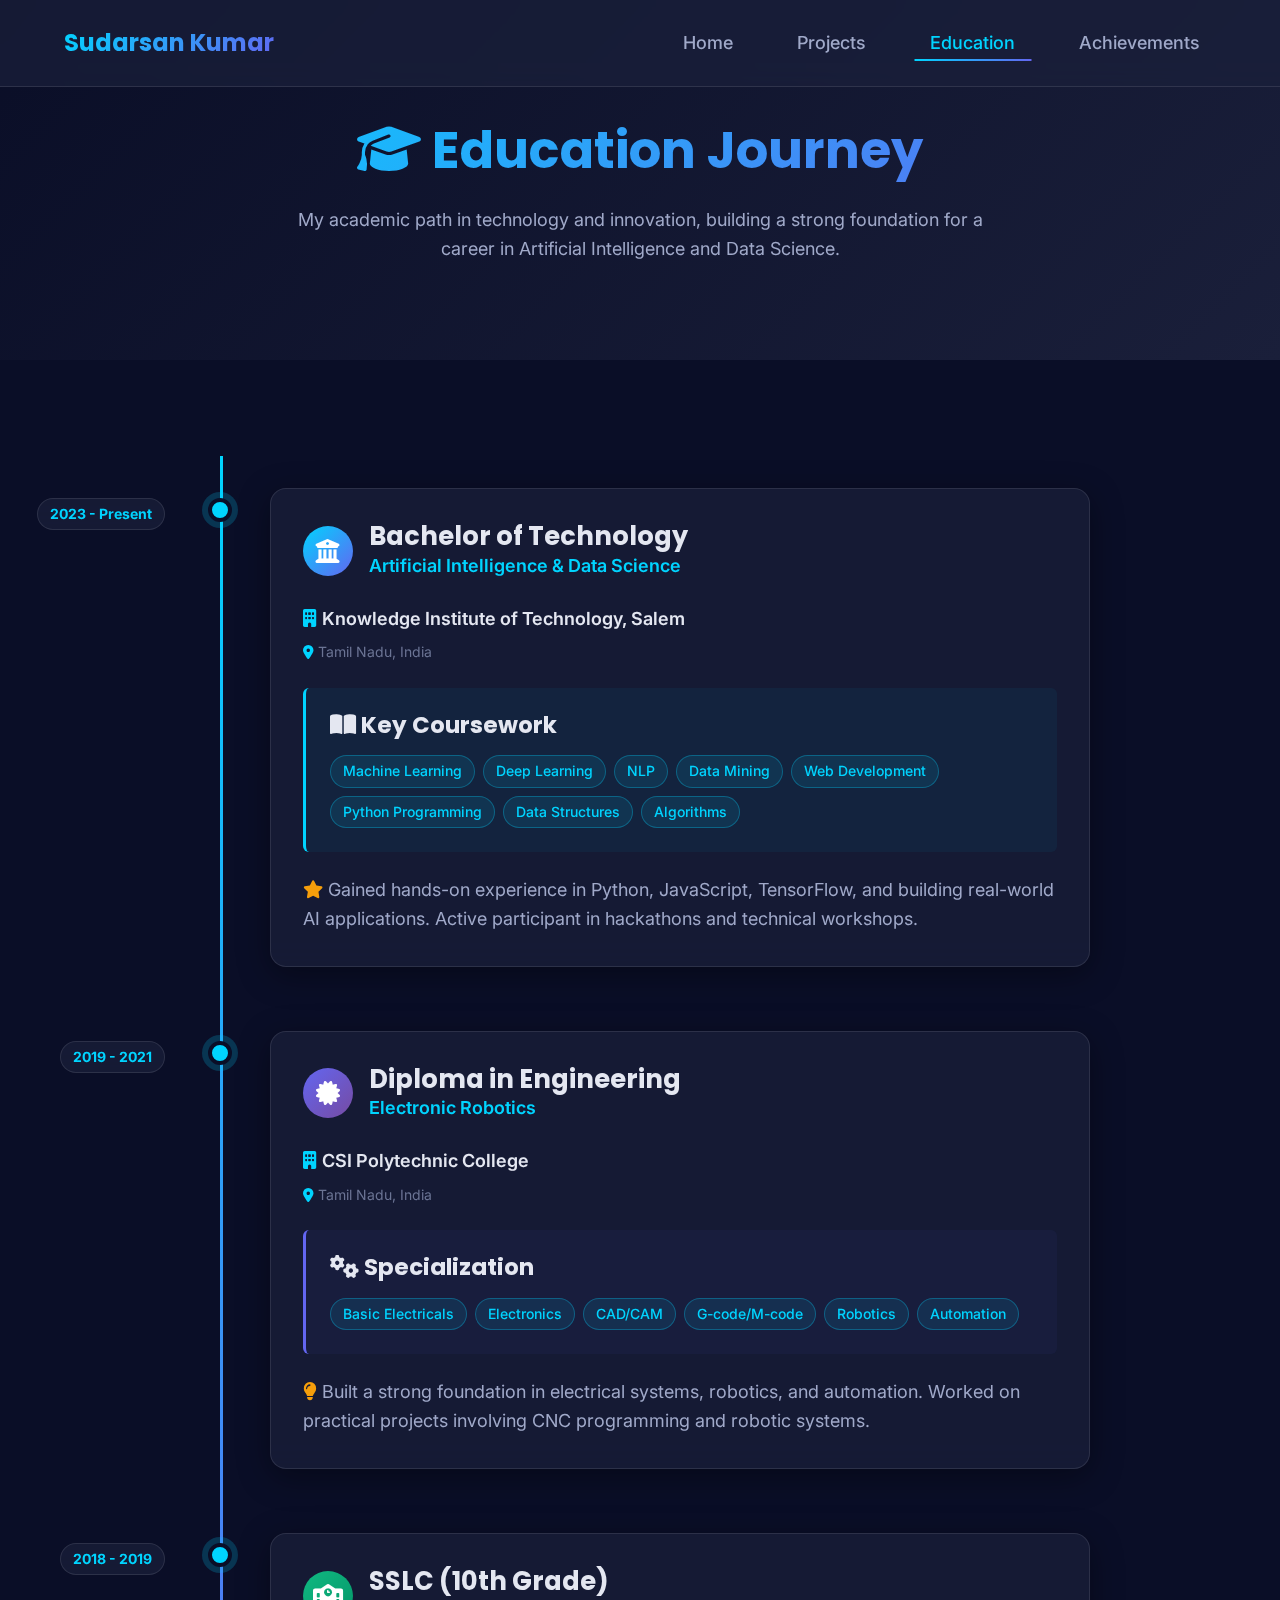
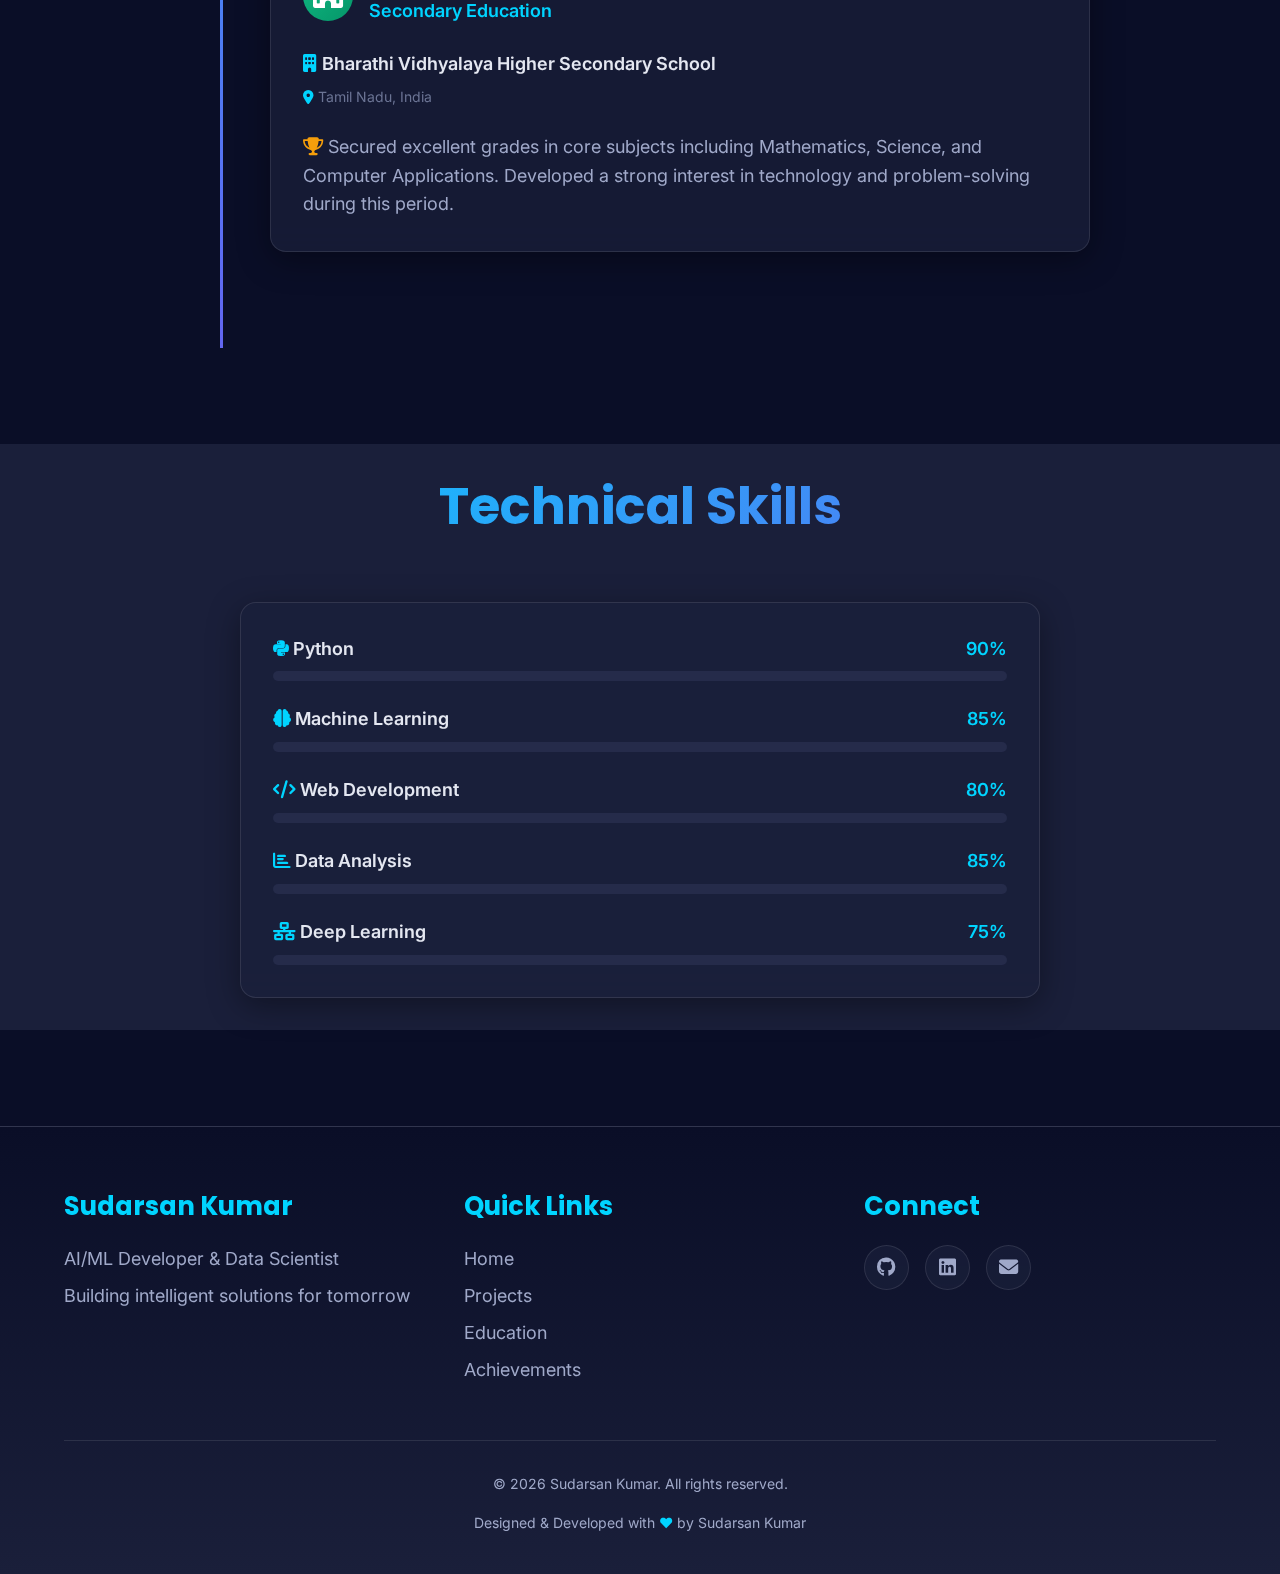
<file: education.html>
<!DOCTYPE html>
<html lang="en">
<head>
    <meta charset="UTF-8">
    <meta name="viewport" content="width=device-width, initial-scale=1.0">
    <meta name="description" content="Sudarsan Kumar's educational background and academic achievements">
    <title>Education | Sudarsan Kumar</title>
    
    <!-- Favicon -->
    <link rel="icon" type="image/x-icon" href="data:image/svg+xml,<svg xmlns='http://www.w3.org/2000/svg' viewBox='0 0 100 100'><text y='.9em' font-size='90'>💼</text></svg>">
    
    <!--Google Fonts -->
    <link rel="preconnect" href="https://fonts.googleapis.com">
    <link rel="preconnect" href="https://fonts.gstatic.com" crossorigin>
    <link href="https://fonts.googleapis.com/css2?family=Poppins:wght@400;500;600;700&family=Inter:wght@400;500;600&display=swap" rel="stylesheet">
    
    <!-- Font Awesome -->
    <link rel="stylesheet" href="https://cdnjs.cloudflare.com/ajax/libs/font-awesome/6.4.0/css/all.min.css">
    
    <!-- Custom CSS -->
    <link rel="stylesheet" href="assets/css/global.css">
    <link rel="stylesheet" href="assets/css/animations.css">
    <link rel="stylesheet" href="assets/css/components.css">
    <link rel="stylesheet" href="assets/css/utilities.css">
    
    <style>
        /* Enhanced Timeline Styles */
        .timeline-vertical {
            position: relative;
            padding: var(--spacing-lg) 0;
            max-width: 900px;
            margin: 0 auto;
        }

        .timeline-vertical::before {
            content: '';
            position: absolute;
            left: 30px;
            top: 0;
            bottom: 0;
            width: 3px;
            background: var(--accent-gradient-alt);
        }

        .timeline-item-v {
            position: relative;
            margin-bottom: var(--spacing-2xl);
            padding-left: 80px;
        }

        .timeline-marker-v {
            position: absolute;
            left: 18px;
            top: 10px;
            width: 24px;
            height: 24px;
            border-radius: 50%;
            background: var(--accent-primary);
            border: 4px solid var(--bg-primary);
            z-index: 10;
            box-shadow: 0 0 0 6px rgba(0, 212, 255, 0.2);
            animation: pulse 2s infinite;
        }

        .timeline-year {
            position: absolute;
            left: -10px;
            top: 10px;
            padding: 0.25rem 0.75rem;
            background: var(--glass-bg);
            backdrop-filter: blur(10px);
            border: 1px solid var(--glass-border);
            border-radius: var(--radius-full);
            font-size: var(--fs-small);
            font-weight: 700;
            color: var(--accent-primary);
            white-space: nowrap;
            transform: translateX(-100%) translateX(-15px);
        }

        .education-card {
            background: var(--glass-bg);
            backdrop-filter: blur(10px);
            border: 1px solid var(--glass-border);
            border-radius: var(--radius-lg);
            padding: var(--spacing-lg);
            box-shadow: var(--glass-shadow);
            transition: all var(--transition-base);
        }

        .education-card:hover {
            transform: translateY(-5px);
            box-shadow: var(--shadow-xl);
            border-color: rgba(0, 212, 255, 0.3);
        }

        @media (max-width: 768px) {
            .timeline-vertical::before {
                left: 20px;
            }

            .timeline-marker-v {
                left: 8px;
            }

            .timeline-item-v {
                padding-left: 60px;
            }

            .timeline-year {
                position: static;
                transform: none;
                display: inline-block;
                margin-bottom: var(--spacing-sm);
            }
        }
    </style>
</head>
<body>
    <!-- Scroll Progress Bar -->
    <div class="scroll-progress"></div>

    <!-- Navigation -->
    <nav class="navbar">
        <div class="container">
            <a href="index.html" class="navbar-brand">
                <span class="gradient-text">Sudarsan Kumar</span>
            </a>
            
            <div class="menu-toggle">
                <span></span>
                <span></span>
                <span></span>
            </div>
            
            <ul class="nav-menu">
                <li><a href="index.html" class="nav-link">Home</a></li>
                <li><a href="projects.html" class="nav-link">Projects</a></li>
                <li><a href="education.html" class="nav-link active">Education</a></li>
                <li><a href="achievements.html" class="nav-link">Achievements</a></li>
            </ul>
        </div>
    </nav>

    <!-- Hero Section -->
    <section class="py-xl" style="background: linear-gradient(135deg, #0a0e27 0%, #1a1f3a 100%); padding-top: 120px; min-height: 40vh; display: flex; align-items: center;">
        <div class="container">
            <div class="text-center">
                <h1 class="gradient-text mb-md" style="font-size: var(--fs-h1);">
                    <i class="fas fa-graduation-cap"></i>
                    Education Journey
                </h1>
                <p class="text-secondary" style="font-size: var(--fs-body); max-width: 700px; margin: 0 auto;">
                    My academic path in technology and innovation, building a strong foundation 
                    for a career in Artificial Intelligence and Data Science.
                </p>
            </div>
        </div>
    </section>

    <!-- Timeline Section -->
    <section class="py-xl" style="background: var(--bg-primary);">
        <div class="container">
            <div class="timeline-vertical">
                <!-- Education 1: B.Tech -->
                <div class="timeline-item-v">
                    <div class="timeline-year">2023 - Present</div>
                    <div class="timeline-marker-v"></div>
                    <div class="education-card">
                        <div class="d-flex align-center gap-sm mb-md">
                            <div style="width: 50px; height: 50px; background: var(--accent-gradient-alt); border-radius: 50%; display: flex; align-items: center; justify-content: center;">
                                <i class="fas fa-university" style="font-size: 1.5rem; color: white;"></i>
                            </div>
                            <div class="flex-1">
                                <h3 class="text-primary mb-0" style="font-size: var(--fs-h3);">
                                    Bachelor of Technology
                                </h3>
                                <p class="text-accent font-semibold mb-0">Artificial Intelligence & Data Science</p>
                            </div>
                        </div>
                        
                        <div class="mb-md">
                            <p class="text-secondary mb-xs">
                                <i class="fas fa-building text-accent"></i>
                                <strong>Knowledge Institute of Technology, Salem</strong>
                            </p>
                            <p class="text-muted text-sm mb-0">
                                <i class="fas fa-map-marker-alt text-accent"></i>
                                Tamil Nadu, India
                            </p>
                        </div>
                        
                        <div class="mb-md p-md" style="background: rgba(0, 212, 255, 0.05); border-left: 3px solid var(--accent-primary); border-radius: var(--radius-sm);">
                            <h4 class="text-primary mb-sm" style="font-size: var(--fs-h4);">
                                <i class="fas fa-book-open"></i> Key Coursework
                            </h4>
                            <div class="d-flex flex-wrap gap-xs">
                                <span class="tag">Machine Learning</span>
                                <span class="tag">Deep Learning</span>
                                <span class="tag">NLP</span>
                                <span class="tag">Data Mining</span>
                                <span class="tag">Web Development</span>
                                <span class="tag">Python Programming</span>
                                <span class="tag">Data Structures</span>
                                <span class="tag">Algorithms</span>
                            </div>
                        </div>
                        
                        <p class="text-secondary mb-0">
                            <i class="fas fa-star text-warning"></i>
                            Gained hands-on experience in Python, JavaScript, TensorFlow, and building real-world AI applications. 
                            Active participant in hackathons and technical workshops.
                        </p>
                    </div>
                </div>

                <!-- Education 2: Diploma -->
                <div class="timeline-item-v">
                    <div class="timeline-year">2019 - 2021</div>
                    <div class="timeline-marker-v"></div>
                    <div class="education-card">
                        <div class="d-flex align-center gap-sm mb-md">
                            <div style="width: 50px; height: 50px; background: linear-gradient(135deg, #6366f1 0%, #764ba2 100%); border-radius: 50%; display: flex; align-items: center; justify-content: center;">
                                <i class="fas fa-certificate" style="font-size: 1.5rem; color: white;"></i>
                            </div>
                            <div class="flex-1">
                                <h3 class="text-primary mb-0" style="font-size: var(--fs-h3);">
                                    Diploma in Engineering
                                </h3>
                                <p class="text-accent font-semibold mb-0">Electronic Robotics</p>
                            </div>
                        </div>
                        
                        <div class="mb-md">
                            <p class="text-secondary mb-xs">
                                <i class="fas fa-building text-accent"></i>
                                <strong>CSI Polytechnic College</strong>
                            </p>
                            <p class="text-muted text-sm mb-0">
                                <i class="fas fa-map-marker-alt text-accent"></i>
                                Tamil Nadu, India
                            </p>
                        </div>
                        
                        <div class="mb-md p-md" style="background: rgba(99, 102, 241, 0.05); border-left: 3px solid var(--accent-secondary); border-radius: var(--radius-sm);">
                            <h4 class="text-primary mb-sm" style="font-size: var(--fs-h4);">
                                <i class="fas fa-cogs"></i> Specialization
                            </h4>
                            <div class="d-flex flex-wrap gap-xs">
                                <span class="tag">Basic Electricals</span>
                                <span class="tag">Electronics</span>
                                <span class="tag">CAD/CAM</span>
                                <span class="tag">G-code/M-code</span>
                                <span class="tag">Robotics</span>
                                <span class="tag">Automation</span>
                            </div>
                        </div>
                        
                        <p class="text-secondary mb-0">
                            <i class="fas fa-lightbulb text-warning"></i>
                            Built a strong foundation in electrical systems, robotics, and automation. 
                            Worked on practical projects involving CNC programming and robotic systems.
                        </p>
                    </div>
                </div>

                <!-- Education 3: SSLC -->
                <div class="timeline-item-v">
                    <div class="timeline-year">2018 - 2019</div>
                    <div class="timeline-marker-v"></div>
                    <div class="education-card">
                        <div class="d-flex align-center gap-sm mb-md">
                            <div style="width: 50px; height: 50px; background: linear-gradient(135deg, #10b981 0%, #059669 100%); border-radius: 50%; display: flex; align-items: center; justify-content: center;">
                                <i class="fas fa-school" style="font-size: 1.5rem; color: white;"></i>
                            </div>
                            <div class="flex-1">
                                <h3 class="text-primary mb-0" style="font-size: var(--fs-h3);">
                                    SSLC (10th Grade)
                                </h3>
                                <p class="text-accent font-semibold mb-0">Secondary Education</p>
                            </div>
                        </div>
                        
                        <div class="mb-md">
                            <p class="text-secondary mb-xs">
                                <i class="fas fa-building text-accent"></i>
                                <strong>Bharathi Vidhyalaya Higher Secondary School</strong>
                            </p>
                            <p class="text-muted text-sm mb-0">
                                <i class="fas fa-map-marker-alt text-accent"></i>
                                Tamil Nadu, India
                            </p>
                        </div>
                        
                        <p class="text-secondary mb-0">
                            <i class="fas fa-trophy text-warning"></i>
                            Secured excellent grades in core subjects including Mathematics, Science, and Computer Applications. 
                            Developed a strong interest in technology and problem-solving during this period.
                        </p>
                    </div>
                </div>
            </div>
        </div>
    </section>

    <!-- Skills Section -->
    <section class="py-lg" style="background: var(--bg-secondary);">
        <div class="container">
            <h2 class="section-title">Technical Skills</h2>
            
            <div>
                <div class="glass-card" style="max-width: 800px; margin: 0 auto;">
                    <!-- Programming Languages -->
                    <div class="skill-item">
                        <div class="skill-header">
                            <span class="skill-name">
                                <i class="fab fa-python text-accent"></i> Python
                            </span>
                            <span class="skill-percentage">90%</span>
                        </div>
                        <div class="skill-bar">
                            <div class="skill-progress" data-progress="90"></div>
                        </div>
                    </div>

                    <!-- Machine Learning -->
                    <div class="skill-item">
                        <div class="skill-header">
                            <span class="skill-name">
                                <i class="fas fa-brain text-accent"></i> Machine Learning
                            </span>
                            <span class="skill-percentage">85%</span>
                        </div>
                        <div class="skill-bar">
                            <div class="skill-progress" data-progress="85"></div>
                        </div>
                    </div>

                    <!-- Web Development -->
                    <div class="skill-item">
                        <div class="skill-header">
                            <span class="skill-name">
                                <i class="fas fa-code text-accent"></i> Web Development
                            </span>
                            <span class="skill-percentage">80%</span>
                        </div>
                        <div class="skill-bar">
                            <div class="skill-progress" data-progress="80"></div>
                        </div>
                    </div>

                    <!-- Data Analysis -->
                    <div class="skill-item">
                        <div class="skill-header">
                            <span class="skill-name">
                                <i class="fas fa-chart-bar text-accent"></i> Data Analysis
                            </span>
                            <span class="skill-percentage">85%</span>
                        </div>
                        <div class="skill-bar">
                            <div class="skill-progress" data-progress="85"></div>
                        </div>
                    </div>

                    <!-- Deep Learning -->
                    <div class="skill-item mb-0">
                        <div class="skill-header">
                            <span class="skill-name">
                                <i class="fas fa-network-wired text-accent"></i> Deep Learning
                            </span>
                            <span class="skill-percentage">75%</span>
                        </div>
                        <div class="skill-bar">
                            <div class="skill-progress" data-progress="75"></div>
                        </div>
                    </div>
                </div>
            </div>
        </div>
    </section>

    <!-- Footer -->
    <footer class="footer">
        <div class="container">
            <div class="footer-content">
                <div class="footer-section">
                    <h3>Sudarsan Kumar</h3>
                    <p>AI/ML Developer & Data Scientist</p>
                    <p>Building intelligent solutions for tomorrow</p>
                </div>
                
                <div class="footer-section">
                    <h3>Quick Links</h3>
                    <a href="index.html">Home</a>
                    <a href="projects.html">Projects</a>
                    <a href="education.html">Education</a>
                    <a href="achievements.html">Achievements</a>
                </div>
                
                <div class="footer-section">
                    <h3>Connect</h3>
                    <div class="social-links">
                        <a href="https://github.com/Sudarsankumar07" target="_blank" class="social-icon">
                            <i class="fab fa-github"></i>
                        </a>
                        <a href="https://www.linkedin.com/in/sudarsan-kumar-a73a69216/" target="_blank" class="social-icon">
                            <i class="fab fa-linkedin"></i>
                        </a>
                        <a href="mailto:sudarsankumar@example.com" class="social-icon">
                            <i class="fas fa-envelope"></i>
                        </a>
                    </div>
                </div>
            </div>
            
            <div class="footer-bottom">
                <p>&copy; <span data-year>2025</span> Sudarsan Kumar. All rights reserved.</p>
                <p>Designed & Developed with <span style="color: var(--accent-primary);">❤</span> by Sudarsan Kumar</p>
            </div>
        </div>
    </footer>

    <!-- Back to Top Button -->
    <button class="back-to-top" aria-label="Back to top">
        <i class="fas fa-arrow-up"></i>
    </button>

    <!-- Custom JavaScript -->
    <script src="assets/js/animations.js"></script>
    <script src="assets/js/main.js"></script>
</body>
</html>
</file>
<file: assets/css/global.css>
/* ========================================
   GLOBAL STYLES - Portfolio Dark Theme
   Advanced Design System with CSS Variables
   ======================================== */

/* ============ CSS VARIABLES ============ */
:root {
    /* === PRIMARY COLORS === */
    --bg-primary: #0a0e27;
    --bg-secondary: #1a1f3a;
    --bg-tertiary: #252b4a;
    
    /* === ACCENT COLORS === */
    --accent-primary: #00d4ff;
    --accent-secondary: #6366f1;
    --accent-gradient: linear-gradient(135deg, #667eea 0%, #764ba2 100%);
    --accent-gradient-alt: linear-gradient(135deg, #00d4ff 0%, #6366f1 100%);
    
    /* === GLASSMORPHISM === */
    --glass-bg: rgba(26, 31, 58, 0.7);
    --glass-border: rgba(255, 255, 255, 0.1);
    --glass-shadow: 0 8px 32px rgba(0, 0, 0, 0.37);
    --glass-hover-bg: rgba(26, 31, 58, 0.85);
    
    /* === TEXT COLORS === */
    --text-primary: #e4e7f1;
    --text-secondary: #a0a9c9;
    --text-muted: #6b7494;
    --text-inverse: #0a0e27;
    
    /* === STATUS COLORS === */
    --success: #10b981;
    --warning: #f59e0b;
    --error: #ef4444;
    --info: #3b82f6;
    
    /* === TYPOGRAPHY === */
    --font-heading: 'Poppins', sans-serif;
    --font-body: 'Inter', sans-serif;
    --font-mono: 'JetBrains Mono', monospace;
    
    /* === FONT SIZES (Fluid Typography) === */
    --fs-hero: clamp(2.5rem, 5vw, 4.5rem);
    --fs-h1: clamp(2rem, 4vw, 3.5rem);
    --fs-h2: clamp(1.75rem, 3vw, 2.5rem);
    --fs-h3: clamp(1.25rem, 2vw, 1.75rem);
    --fs-h4: clamp(1.125rem, 1.8vw, 1.5rem);
    --fs-body: clamp(1rem, 1.5vw, 1.125rem);
    --fs-small: 0.875rem;
    --fs-xs: 0.75rem;
    
    /* === SPACING === */
    --spacing-xs: 0.5rem;
    --spacing-sm: 1rem;
    --spacing-md: 1.5rem;
    --spacing-lg: 2rem;
    --spacing-xl: 3rem;
    --spacing-2xl: 4rem;
    --spacing-3xl: 6rem;
    
    /* === BORDER RADIUS === */
    --radius-sm: 0.375rem;
    --radius-md: 0.5rem;
    --radius-lg: 1rem;
    --radius-xl: 1.5rem;
    --radius-full: 9999px;
    
    /* === SHADOWS === */
    --shadow-sm: 0 2px 4px rgba(0, 0, 0, 0.1);
    --shadow-md: 0 4px 6px rgba(0, 0, 0, 0.15);
    --shadow-lg: 0 8px 16px rgba(0, 0, 0, 0.2);
    --shadow-xl: 0 12px 24px rgba(0, 0, 0, 0.25);
    --shadow-glow: 0 0 20px rgba(0, 212, 255, 0.3);
    
    /* === TRANSITIONS === */
    --transition-fast: 150ms ease;
    --transition-base: 300ms ease;
    --transition-slow: 500ms ease;
    --transition-smooth: cubic-bezier(0.4, 0, 0.2, 1);
    
    /* === Z-INDEX SCALE === */
    --z-dropdown: 1000;
    --z-sticky: 1020;
    --z-fixed: 1030;
    --z-modal-backdrop: 1040;
    --z-modal: 1050;
    --z-popover: 1060;
    --z-tooltip: 1070;
}

/* ============ CSS RESET & NORMALIZE ============ */
*, *::before, *::after {
    margin: 0;
    padding: 0;
    box-sizing: border-box;
}

html {
    font-size: 16px;
    scroll-behavior: smooth;
    scroll-padding-top: 80px;
}

body {
    font-family: var(--font-body);
    font-size: var(--fs-body);
    line-height: 1.6;
    color: var(--text-primary);
    background-color: var(--bg-primary);
    overflow-x: hidden;
    -webkit-font-smoothing: antialiased;
    -moz-osx-font-smoothing: grayscale;
}

/* ============ TYPOGRAPHY ============ */
h1, h2, h3, h4, h5, h6 {
    font-family: var(--font-heading);
    font-weight: 700;
    line-height: 1.2;
    color: var(--text-primary);
    margin-bottom: var(--spacing-md);
}

h1 { font-size: var(--fs-h1); }
h2 { font-size: var(--fs-h2); }
h3 { font-size: var(--fs-h3); }
h4 { font-size: var(--fs-h4); }

p {
    margin-bottom: var(--spacing-sm);
    color: var(--text-secondary);
}

a {
    color: var(--accent-primary);
    text-decoration: none;
    transition: color var(--transition-base);
}

a:hover {
    color: var(--accent-secondary);
}

strong, b {
    font-weight: 600;
    color: var(--text-primary);
}

code {
    font-family: var(--font-mono);
    background: var(--bg-tertiary);
    padding: 0.2em 0.4em;
    border-radius: var(--radius-sm);
    font-size: 0.9em;
}

/* ============ CUSTOM SCROLLBAR ============ */
::-webkit-scrollbar {
    width: 12px;
    height: 12px;
}

::-webkit-scrollbar-track {
    background: var(--bg-secondary);
}

::-webkit-scrollbar-thumb {
    background: var(--accent-primary);
    border-radius: var(--radius-full);
    border: 2px solid var(--bg-secondary);
}

::-webkit-scrollbar-thumb:hover {
    background: var(--accent-secondary);
}

/* Firefox Scrollbar */
* {
    scrollbar-width: thin;
    scrollbar-color: var(--accent-primary) var(--bg-secondary);
}

/* ============ SELECTION ============ */
::selection {
    background: var(--accent-primary);
    color: var(--bg-primary);
}

::-moz-selection {
    background: var(--accent-primary);
    color: var(--bg-primary);
}

/* ============ FOCUS STYLES ============ */
:focus {
    outline: 2px solid var(--accent-primary);
    outline-offset: 2px;
}

:focus:not(:focus-visible) {
    outline: none;
}

/* ============ CONTAINER ============ */
.container {
    width: 100%;
    max-width: 1200px;
    margin: 0 auto;
    padding: 0 var(--spacing-md);
}

.container-fluid {
    width: 100%;
    padding: 0 var(--spacing-md);
}

/* ============ SECTION SPACING ============ */
section {
    padding: var(--spacing-3xl) 0;
}

.section-title {
    text-align: center;
    margin-bottom: var(--spacing-2xl);
    font-size: var(--fs-h1);
    background: var(--accent-gradient-alt);
    -webkit-background-clip: text;
    -webkit-text-fill-color: transparent;
    background-clip: text;
}

/* ============ GRADIENT TEXT ============ */
.gradient-text {
    background: var(--accent-gradient-alt);
    -webkit-background-clip: text;
    -webkit-text-fill-color: transparent;
    background-clip: text;
}

/* ============ IMAGES ============ */
img {
    max-width: 100%;
    height: auto;
    display: block;
}

/* ============ LISTS ============ */
ul, ol {
    list-style: none;
}

/* ============ BUTTONS RESET ============ */
button {
    border: none;
    background: none;
    cursor: pointer;
    font-family: inherit;
}

/* ============ HIDDEN ELEMENTS ============ */
.sr-only {
    position: absolute;
    width: 1px;
    height: 1px;
    padding: 0;
    margin: -1px;
    overflow: hidden;
    clip: rect(0, 0, 0, 0);
    white-space: nowrap;
    border-width: 0;
}

/* ============ RESPONSIVE BREAKPOINTS ============ */
/* 
    Mobile: < 768px
    Tablet: 768px - 1024px
    Desktop: > 1024px
*/

@media (max-width: 768px) {
    :root {
        --spacing-xl: 2rem;
        --spacing-2xl: 3rem;
        --spacing-3xl: 4rem;
    }
    
    section {
        padding: var(--spacing-2xl) 0;
    }
}

/* ============ DARK THEME ENHANCEMENT ============ */
body::before {
    content: '';
    position: fixed;
    top: 0;
    left: 0;
    width: 100%;
    height: 100%;
    background: radial-gradient(ellipse at top, rgba(102, 126, 234, 0.05) 0%, transparent 50%),
                radial-gradient(ellipse at bottom, rgba(0, 212, 255, 0.05) 0%, transparent 50%);
    pointer-events: none;
    z-index: -1;
}

/* ============ PRINT STYLES ============ */
@media print {
    body {
        background: white;
        color: black;
    }
    
    nav, footer {
        display: none;
    }
}
</file>
<file: assets/css/animations.css>
/* ========================================
   ANIMATIONS & KEYFRAMES LIBRARY
   Smooth 60fps Animations for Portfolio
   ======================================== */

/* ============ FADE ANIMATIONS ============ */
@keyframes fadeIn {
    from {
        opacity: 0;
    }
    to {
        opacity: 1;
    }
}

@keyframes fadeInUp {
    from {
        opacity: 0;
        transform: translateY(30px);
    }
    to {
        opacity: 1;
        transform: translateY(0);
    }
}

@keyframes fadeInDown {
    from {
        opacity: 0;
        transform: translateY(-30px);
    }
    to {
        opacity: 1;
        transform: translateY(0);
    }
}

@keyframes fadeInLeft {
    from {
        opacity: 0;
        transform: translateX(-30px);
    }
    to {
        opacity: 1;
        transform: translateX(0);
    }
}

@keyframes fadeInRight {
    from {
        opacity: 0;
        transform: translateX(30px);
    }
    to {
        opacity: 1;
        transform: translateX(0);
    }
}

/* ============ SCALE ANIMATIONS ============ */
@keyframes scaleUp {
    from {
        opacity: 0;
        transform: scale(0.8);
    }
    to {
        opacity: 1;
        transform: scale(1);
    }
}

@keyframes scaleDown {
    from {
        transform: scale(1);
    }
    to {
        transform: scale(0.95);
    }
}

@keyframes zoomIn {
    from {
        opacity: 0;
        transform: scale(0.5);
    }
    to {
        opacity: 1;
        transform: scale(1);
    }
}

/* ============ SLIDE ANIMATIONS ============ */
@keyframes slideInLeft {
    from {
        transform: translateX(-100%);
    }
    to {
        transform: translateX(0);
    }
}

@keyframes slideInRight {
    from {
        transform: translateX(100%);
    }
    to {
        transform: translateX(0);
    }
}

/* ============ ROTATION ANIMATIONS ============ */
@keyframes rotate360 {
    from {
        transform: rotate(0deg);
    }
    to {
        transform: rotate(360deg);
    }
}

@keyframes rotateIn {
    from {
        opacity: 0;
        transform: rotate(-200deg);
    }
    to {
        opacity: 1;
        transform: rotate(0deg);
    }
}

/* ============ BOUNCE ANIMATIONS ============ */
@keyframes bounce {
    0%, 100% {
        transform: translateY(0);
    }
    50% {
        transform: translateY(-10px);
    }
}

@keyframes bounceIn {
    0% {
        opacity: 0;
        transform: scale(0.3);
    }
    50% {
        opacity: 1;
        transform: scale(1.05);
    }
    70% {
        transform: scale(0.9);
    }
    100% {
        transform: scale(1);
    }
}

/* ============ PULSE ANIMATIONS ============ */
@keyframes pulse {
    0% {
        transform: scale(1);
        opacity: 1;
    }
    50% {
        transform: scale(1.05);
        opacity: 0.8;
    }
    100% {
        transform: scale(1);
        opacity: 1;
    }
}

@keyframes pulseGlow {
    0% {
        box-shadow: 0 0 0 0 rgba(0, 212, 255, 0.7);
    }
    70% {
        box-shadow: 0 0 0 15px rgba(0, 212, 255, 0);
    }
    100% {
        box-shadow: 0 0 0 0 rgba(0, 212, 255, 0);
    }
}

/* ============ SHAKE ANIMATION ============ */
@keyframes shake {
    0%, 100% { transform: translateX(0); }
    10%, 30%, 50%, 70%, 90% { transform: translateX(-5px); }
    20%, 40%, 60%, 80% { transform: translateX(5px); }
}

/* ============ FLIP ANIMATIONS ============ */
@keyframes flipIn {
    from {
        transform: perspective(400px) rotateX(-90deg);
        opacity: 0;
    }
    to {
        transform: perspective(400px) rotateX(0deg);
        opacity: 1;
    }
}

/* ============ GLOW ANIMATION ============ */
@keyframes glow {
    0%, 100% {
        box-shadow: 0 0 5px var(--accent-primary), 0 0 10px var(--accent-primary);
    }
    50% {
        box-shadow: 0 0 20px var(--accent-primary), 0 0 30px var(--accent-primary);
    }
}

/* ============ GRADIENT ANIMATION ============ */
@keyframes gradientShift {
    0% {
        background-position: 0% 50%;
    }
    50% {
        background-position: 100% 50%;
    }
    100% {
        background-position: 0% 50%;
    }
}

/* ============ FLOAT ANIMATION ============ */
@keyframes float {
    0%, 100% {
        transform: translateY(0px);
    }
    50% {
        transform: translateY(-20px);
    }
}

/* ============ TYPING CURSOR ============ */
@keyframes blink {
    0%, 100% {
        opacity: 1;
    }
    50% {
        opacity: 0;
    }
}

/* ============ PROGRESS BAR ============ */
@keyframes progressLoad {
    from {
        transform: scaleX(0);
        transform-origin: left;
    }
    to {
        transform: scaleX(1);
        transform-origin: left;
    }
}

/* ============ RIPPLE EFFECT ============ */
@keyframes ripple {
    0% {
        transform: scale(0);
        opacity: 0.6;
    }
    100% {
        transform: scale(4);
        opacity: 0;
    }
}

.ripple {
    position: absolute;
    border-radius: 50%;
    background: rgba(255, 255, 255, 0.5);
    pointer-events: none;
    animation: ripple 600ms ease-out;
}

/* ============ SKELETON LOADING ============ */
@keyframes shimmer {
    0% {
        background-position: -1000px 0;
    }
    100% {
        background-position: 1000px 0;
    }
}

/* ============ SCROLL DOWN INDICATOR ============ */
@keyframes scrollIndicator {
    0%, 20% {
        transform: translateY(0);
        opacity: 0;
    }
    40% {
        opacity: 1;
    }
    80%, 100% {
        transform: translateY(20px);
        opacity: 0;
    }
}

/* ============ UTILITY ANIMATION CLASSES ============ */
.animate-fadeIn {
    animation: fadeIn 0.6s var(--transition-smooth) forwards;
}

.animate-fadeInUp {
    animation: fadeInUp 0.8s var(--transition-smooth) forwards;
}

.animate-fadeInDown {
    animation: fadeInDown 0.8s var(--transition-smooth) forwards;
}

.animate-fadeInLeft {
    animation: fadeInLeft 0.8s var(--transition-smooth) forwards;
}

.animate-fadeInRight {
    animation: fadeInRight 0.8s var(--transition-smooth) forwards;
}

.animate-scaleUp {
    animation: scaleUp 0.5s var(--transition-smooth) forwards;
}

.animate-zoomIn {
    animation: zoomIn 0.6s var(--transition-smooth) forwards;
}

.animate-bounce {
    animation: bounce 2s infinite;
}

.animate-pulse {
    animation: pulse 2s infinite;
}

.animate-float {
    animation: float 3s ease-in-out infinite;
}

.animate-rotate {
    animation: rotate360 2s linear infinite;
}

.animate-glow {
    animation: glow 2s infinite;
}

/* ============ ANIMATION DELAYS ============ */
.delay-100 { animation-delay: 0.1s; }
.delay-200 { animation-delay: 0.2s; }
.delay-300 { animation-delay: 0.3s; }
.delay-400 { animation-delay: 0.4s; }
.delay-500 { animation-delay: 0.5s; }
.delay-600 { animation-delay: 0.6s; }
.delay-700 { animation-delay: 0.7s; }
.delay-800 { animation-delay: 0.8s; }

/* ============ HOVER ANIMATIONS ============ */
.hover-lift {
    transition: transform var(--transition-base), box-shadow var(--transition-base);
}

.hover-lift:hover {
    transform: translateY(-8px);
    box-shadow: var(--shadow-xl);
}

.hover-scale {
    transition: transform var(--transition-base);
}

.hover-scale:hover {
    transform: scale(1.05);
}

.hover-glow:hover {
    box-shadow: 0 0 20px var(--accent-primary), 0 0 40px var(--accent-primary);
}

/* ============ SCROLL REVEAL ANIMATIONS ============ */
.reveal {
    opacity: 0;
    transform: translateY(30px);
    transition: opacity 0.8s var(--transition-smooth), 
                transform 0.8s var(--transition-smooth);
}

.reveal.active {
    opacity: 1;
    transform: translateY(0);
}

.reveal-left {
    opacity: 0;
    transform: translateX(-50px);
    transition: opacity 0.8s var(--transition-smooth), 
                transform 0.8s var(--transition-smooth);
}

.reveal-left.active {
    opacity: 1;
    transform: translateX(0);
}

.reveal-right {
    opacity: 0;
    transform: translateX(50px);
    transition: opacity 0.8s var(--transition-smooth), 
                transform 0.8s var(--transition-smooth);
}

.reveal-right.active {
    opacity: 1;
    transform: translateX(0);
}

.reveal-scale {
    opacity: 0;
    transform: scale(0.8);
    transition: opacity 0.8s var(--transition-smooth), 
                transform 0.8s var(--transition-smooth);
}

.reveal-scale.active {
    opacity: 1;
    transform: scale(1);
}

/* ============ STAGGER ANIMATIONS ============ */
.stagger-item {
    opacity: 0;
    transform: translateY(20px);
}

.stagger-item.animate {
    animation: fadeInUp 0.6s var(--transition-smooth) forwards;
}

.stagger-item:nth-child(1) { animation-delay: 0.1s; }
.stagger-item:nth-child(2) { animation-delay: 0.2s; }
.stagger-item:nth-child(3) { animation-delay: 0.3s; }
.stagger-item:nth-child(4) { animation-delay: 0.4s; }
.stagger-item:nth-child(5) { animation-delay: 0.5s; }
.stagger-item:nth-child(6) { animation-delay: 0.6s; }
.stagger-item:nth-child(7) { animation-delay: 0.7s; }
.stagger-item:nth-child(8) { animation-delay: 0.8s; }

/* ============ HERO NAME ANIMATIONS ============ */
@keyframes slideInLeft {
    0% {
        opacity: 0;
        transform: translateX(-100px);
    }
    100% {
        opacity: 1;
        transform: translateX(0);
    }
}

@keyframes slideInRight {
    0% {
        opacity: 0;
        transform: translateX(100px);
    }
    100% {
        opacity: 1;
        transform: translateX(0);
    }
}

@keyframes fadeInGlow {
    0% {
        opacity: 0;
        filter: blur(10px);
    }
    100% {
        opacity: 1;
        filter: blur(0);
    }
}

@keyframes scaleUpIn {
    0% {
        opacity: 0;
        transform: scale(0.5);
    }
    100% {
        opacity: 1;
        transform: scale(1);
    }
}

.animate-slide-in-left {
    animation: slideInLeft 1s cubic-bezier(0.4, 0, 0.2, 1) both;
}

.animate-slide-in-right {
    animation: slideInRight 1s cubic-bezier(0.4, 0, 0.2, 1) both;
}

.animate-fade-in {
    animation: fadeInGlow 1.2s cubic-bezier(0.4, 0, 0.2, 1) both;
}

.animate-fade-in-up {
    animation: fadeInUp 1s cubic-bezier(0.4, 0, 0.2, 1) both;
}

.animate-scale-up {
    animation: scaleUpIn 1s cubic-bezier(0.4, 0, 0.2, 1) both;
}

/* ============ PERFORMANCE OPTIMIZATION ============ */
.will-animate {
    will-change: transform, opacity;
}

@media (prefers-reduced-motion: reduce) {
    *,
    *::before,
    *::after {
        animation-duration: 0.01ms !important;
        animation-iteration-count: 1 !important;
        transition-duration: 0.01ms !important;
    }
}
</file>
<file: assets/css/components.css>
/* ========================================
   COMPONENTS - Reusable UI Elements
   Glassmorphism & Advanced Design System
   ======================================== */

/* ============ NAVIGATION BAR ============ */
.navbar {
    position: fixed;
    top: 0;
    left: 0;
    width: 100%;
    padding: var(--spacing-md) 0;
    background: var(--glass-bg);
    backdrop-filter: blur(10px);
    -webkit-backdrop-filter: blur(10px);
    border-bottom: 1px solid var(--glass-border);
    z-index: var(--z-fixed);
    transition: all var(--transition-base);
}

.navbar.scrolled {
    padding: var(--spacing-sm) 0;
    background: rgba(10, 14, 39, 0.95);
    box-shadow: var(--shadow-lg);
}

.navbar .container {
    display: flex;
    justify-content: space-between;
    align-items: center;
}

.navbar-brand {
    font-size: 1.5rem;
    font-weight: 700;
    font-family: var(--font-heading);
    color: var(--text-primary);
    transition: all var(--transition-base);
}

.navbar-brand:hover {
    color: var(--accent-primary);
}

/* Default: desktop - show menu inline */
.nav-menu {
        display: flex;
        gap: var(--spacing-lg);
        align-items: center;
        position: static;
        background: none;
        padding: 0;
        box-shadow: none;
}

@media (max-width: 900px) {
    .nav-menu {
        display: none;
        flex-direction: column;
        position: absolute;
        top: 100%;
        left: 0;
        width: 100%;
        background: var(--glass-bg);
        z-index: 100;
        box-shadow: var(--shadow-lg);
        padding: var(--spacing-lg) 0;
    }
    .nav-menu.open {
        display: flex;
    }
    .menu-toggle {
        display: flex;
    }
}

.nav-link {
    position: relative;
    padding: var(--spacing-xs) var(--spacing-sm);
    color: var(--text-secondary);
    font-weight: 500;
    transition: color var(--transition-base);
    overflow: hidden;
}

.nav-link::after {
    content: '';
    position: absolute;
    bottom: 0;
    left: 50%;
    width: 0;
    height: 2px;
    background: var(--accent-gradient-alt);
    transform: translateX(-50%);
    transition: width 0.3s cubic-bezier(0.4,0,0.2,1);
}

.nav-link:hover,
.nav-link.active {
    color: var(--accent-primary);
}

.nav-link:hover::after,
.nav-link.active::after {
    width: 100%;
    left: 50%;
    transform: translateX(-50%);
}

/* Mobile Menu Toggle */
.menu-toggle {
    display: none;
    flex-direction: column;
    gap: 5px;
    cursor: pointer;
    padding: var(--spacing-xs);
}

.menu-toggle span {
    width: 25px;
    height: 3px;
    background: var(--text-primary);
    transition: all var(--transition-base);
    border-radius: 2px;
}

.menu-toggle.active span:nth-child(1) {
    transform: rotate(45deg) translate(8px, 8px);
}

.menu-toggle.active span:nth-child(2) {
    opacity: 0;
}

.menu-toggle.active span:nth-child(3) {
    transform: rotate(-45deg) translate(7px, -7px);
}


/* ============ GLASS CARD ============ */
.glass-card {
    background: var(--glass-bg);
    backdrop-filter: blur(10px);
    -webkit-backdrop-filter: blur(10px);
    border: 1px solid var(--glass-border);
    border-radius: var(--radius-lg);
    padding: var(--spacing-lg);
    box-shadow: var(--glass-shadow);
    transition: all var(--transition-base);
}

.glass-card:hover {
    background: var(--glass-hover-bg);
    transform: translateY(-5px);
    box-shadow: var(--shadow-xl), 0 0 30px rgba(0, 212, 255, 0.1);
}

.glass-card-header {
    margin-bottom: var(--spacing-md);
    padding-bottom: var(--spacing-sm);
    border-bottom: 1px solid var(--glass-border);
}

.glass-card-title {
    font-size: var(--fs-h3);
    margin-bottom: var(--spacing-xs);
}

.glass-card-body {
    color: var(--text-secondary);
    line-height: 1.7;
}

/* ============ BUTTONS ============ */
.btn {
    position: relative;
    display: inline-flex !important;
    align-items: center;
    justify-content: center;
    gap: var(--spacing-xs);
    padding: var(--spacing-sm) var(--spacing-lg);
    font-family: var(--font-body);
    font-weight: 600;
    font-size: var(--fs-body);
    border-radius: var(--radius-full);
    cursor: pointer;
    transition: all var(--transition-base);
    overflow: hidden;
    text-decoration: none;
    white-space: nowrap;
    flex-shrink: 0;
    box-sizing: border-box;
}

/* Force reset on all pseudo-classes */
.btn,
.btn:link,
.btn:visited,
.btn:hover,
.btn:active,
.btn:focus {
    display: inline-flex !important;
    text-decoration: none !important;
}

.btn-primary {
    background: var(--accent-gradient-alt);
    color: white;
    box-shadow: 0 4px 15px rgba(0, 212, 255, 0.3);
}

.btn-primary:hover {
    box-shadow: 0 6px 20px rgba(0, 212, 255, 0.5);
    transform: translateY(-2px);
}

.btn-secondary {
    background: var(--glass-bg);
    backdrop-filter: blur(10px);
    -webkit-backdrop-filter: blur(10px);
    border: 1px solid var(--glass-border);
    color: var(--text-primary);
}

.btn-secondary:hover {
    background: var(--glass-hover-bg);
    border-color: var(--accent-primary);
    color: var(--accent-primary);
}

.btn-ghost {
    background: transparent;
    border: 2px solid var(--accent-primary);
    color: var(--accent-primary);
}

.btn-ghost:hover {
    background: var(--accent-primary);
    color: var(--bg-primary);
}

.btn-icon {
    width: 50px;
    height: 50px;
    padding: 0;
    border-radius: 50%;
    display: flex;
    align-items: center;
    justify-content: center;
}

/* ============ PROJECT CARD ============ */
.project-card {
    background: var(--glass-bg);
    backdrop-filter: blur(10px);
    -webkit-backdrop-filter: blur(10px);
    border: 1px solid var(--glass-border);
    border-radius: var(--radius-xl);
    overflow: hidden;
    box-shadow: var(--glass-shadow);
    transition: all var(--transition-base);
    height: 100%;
    display: flex;
    flex-direction: column;
}

.project-card:hover {
    transform: translateY(-10px);
    box-shadow: var(--shadow-xl), 0 0 40px rgba(0, 212, 255, 0.15);
    border-color: rgba(0, 212, 255, 0.3);
}

.project-card-image {
    position: relative;
    width: 100%;
    height: 220px;
    overflow: hidden;
    background: var(--bg-tertiary);
}

.project-card-image img {
    width: 100%;
    height: 100%;
    object-fit: cover;
    transition: transform var(--transition-slow);
}

.project-card:hover .project-card-image img {
    transform: scale(1.1);
}

.project-card-overlay {
    position: absolute;
    top: 0;
    left: 0;
    width: 100%;
    height: 100%;
    background: linear-gradient(to bottom, transparent 0%, rgba(10, 14, 39, 0.9) 100%);
    opacity: 0;
    transition: opacity var(--transition-base);
    display: flex;
    align-items: center;
    justify-content: center;
    gap: var(--spacing-sm);
}

.project-card:hover .project-card-overlay {
    opacity: 1;
}

.project-card-content {
    padding: var(--spacing-lg);
    flex: 1;
    display: flex;
    flex-direction: column;
}

.project-card-title {
    font-size: var(--fs-h3);
    margin-bottom: var(--spacing-sm);
    color: var(--text-primary);
}

.project-card-description {
    color: var(--text-secondary);
    margin-bottom: var(--spacing-md);
    line-height: 1.6;
    flex: 1;
}

.project-tags {
    display: flex;
    flex-wrap: wrap;
    gap: var(--spacing-xs);
    margin-bottom: var(--spacing-md);
}

.tag {
    padding: 0.25rem 0.75rem;
    background: rgba(0, 212, 255, 0.1);
    border: 1px solid rgba(0, 212, 255, 0.3);
    border-radius: var(--radius-full);
    font-size: var(--fs-small);
    color: var(--accent-primary);
    font-weight: 500;
}

.project-links {
    display: flex;
    gap: var(--spacing-sm);
}

/* ============ TIMELINE ============ */
.timeline {
    position: relative;
    padding: var(--spacing-lg) 0;
}

.timeline::before {
    content: '';
    position: absolute;
    left: 50%;
    top: 0;
    bottom: 0;
    width: 2px;
    background: var(--accent-gradient-alt);
    transform: translateX(-50%);
}

.timeline-item {
    position: relative;
    margin-bottom: var(--spacing-xl);
    display: flex;
    align-items: center;
}

.timeline-item:nth-child(odd) {
    flex-direction: row;
}

.timeline-item:nth-child(even) {
    flex-direction: row-reverse;
}

.timeline-content {
    width: calc(50% - 40px);
    padding: var(--spacing-lg);
    background: var(--glass-bg);
    backdrop-filter: blur(10px);
    -webkit-backdrop-filter: blur(10px);
    border: 1px solid var(--glass-border);
    border-radius: var(--radius-lg);
    box-shadow: var(--glass-shadow);
}

.timeline-marker {
    position: absolute;
    left: 50%;
    width: 20px;
    height: 20px;
    border-radius: 50%;
    background: var(--accent-primary);
    border: 4px solid var(--bg-primary);
    transform: translateX(-50%);
    z-index: 10;
    box-shadow: 0 0 0 4px rgba(0, 212, 255, 0.2);
}

.timeline-date {
    position: absolute;
    left: 50%;
    transform: translateX(-50%);
    top: -30px;
    background: var(--accent-gradient-alt);
    -webkit-background-clip: text;
    -webkit-text-fill-color: transparent;
    background-clip: text;
    font-weight: 700;
    font-size: var(--fs-small);
}

/* ============ STATS COUNTER ============ */
.stats-grid {
    display: grid;
    grid-template-columns: repeat(auto-fit, minmax(200px, 1fr));
    gap: var(--spacing-lg);
    margin: var(--spacing-xl) 0;
}

.stat-card {
    text-align: center;
    padding: var(--spacing-lg);
    background: var(--glass-bg);
    backdrop-filter: blur(10px);
    -webkit-backdrop-filter: blur(10px);
    border: 1px solid var(--glass-border);
    border-radius: var(--radius-lg);
    transition: all var(--transition-base);
}

.stat-card:hover {
    transform: translateY(-5px);
    box-shadow: var(--shadow-xl);
}

.stat-number {
    font-size: var(--fs-h1);
    font-weight: 700;
    background: var(--accent-gradient-alt);
    -webkit-background-clip: text;
    -webkit-text-fill-color: transparent;
    background-clip: text;
    display: block;
    margin-bottom: var(--spacing-xs);
}

.stat-label {
    color: var(--text-secondary);
    font-size: var(--fs-body);
}

/* ============ SKILL BARS ============ */
.skill-item {
    margin-bottom: var(--spacing-md);
}

.skill-header {
    display: flex;
    justify-content: space-between;
    margin-bottom: var(--spacing-xs);
}

.skill-name {
    font-weight: 600;
    color: var(--text-primary);
}

.skill-percentage {
    color: var(--accent-primary);
    font-weight: 600;
}

.skill-bar {
    height: 10px;
    background: var(--bg-tertiary);
    border-radius: var(--radius-full);
    overflow: hidden;
    position: relative;
}

.skill-progress {
    height: 100%;
    background: var(--accent-gradient-alt);
    border-radius: var(--radius-full);
    transition: width 1.5s var(--transition-smooth);
    box-shadow: 0 0 10px rgba(0, 212, 255, 0.5);
}

/* ============ SOCIAL ICONS ============ */
.social-links {
    display: flex;
    gap: var(--spacing-sm);
    align-items: center;
}

.social-icon {
    width: 45px;
    height: 45px;
    display: inline-flex;
    align-items: center;
    justify-content: center;
    background: var(--glass-bg);
    backdrop-filter: blur(10px);
    -webkit-backdrop-filter: blur(10px);
    border: 1px solid var(--glass-border);
    border-radius: 50%;
    color: var(--text-primary);
    font-size: 1.2rem;
    transition: all var(--transition-base);
    text-decoration: none;
    line-height: 1;
}

.social-icon i {
    display: flex;
    align-items: center;
    justify-content: center;
    width: 100%;
    height: 100%;
}

.social-icon:hover {
    background: var(--accent-primary);
    color: var(--bg-primary);
    transform: translateY(-5px);
    box-shadow: 0 5px 15px rgba(0, 212, 255, 0.4);
}

/* ============ ACHIEVEMENTS & PROJECT ITEMS (NEW) ============ */
.achievement-item {
    /* helper class to target new achievement entries */
}

.achievement-item .achievement-image {
    position: relative;
    width: 100%;
    height: 220px;
    overflow: hidden;
    background: linear-gradient(135deg, var(--bg-tertiary) 0%, var(--bg-secondary) 100%);
}

.achievement-item .achievement-image img,
.achievement-image .drive-img {
    width: 100%;
    height: 100%;
    object-fit: contain;
    padding: var(--spacing-md);
}

.project-item .project-card-image {
    position: relative;
    width: 100%;
    height: 220px;
    overflow: hidden;
}

.project-item .project-card-image img,
.project-card-image .drive-img {
    width: 100%;
    height: 100%;
    object-fit: cover;
}

/* Generic helper for Google Drive images */
.drive-img {
    display: block;
    width: 100%;
    height: 100%;
    object-fit: cover;
}

/* ============ FOOTER ============ */
.footer {
    background: linear-gradient(to bottom, var(--bg-primary) 0%, var(--bg-secondary) 100%);
    border-top: 1px solid var(--glass-border);
    padding: var(--spacing-2xl) 0 var(--spacing-md);
    margin-top: var(--spacing-3xl);
}

.footer-content {
    display: grid;
    grid-template-columns: repeat(auto-fit, minmax(250px, 1fr));
    gap: var(--spacing-xl);
    margin-bottom: var(--spacing-xl);
}

.footer-section h3 {
    color: var(--accent-primary);
    margin-bottom: var(--spacing-md);
}

.footer-section p,
.footer-section a {
    color: var(--text-secondary);
    margin-bottom: var(--spacing-xs);
    display: block;
}

.footer-section a:hover {
    color: var(--accent-primary);
}

.footer-bottom {
    text-align: center;
    padding-top: var(--spacing-lg);
    border-top: 1px solid var(--glass-border);
    color: var(--text-muted);
    font-size: var(--fs-small);
}

/* ============ BACK TO TOP BUTTON ============ */
.back-to-top {
    position: fixed;
    bottom: 30px;
    right: 30px;
    width: 50px;
    height: 50px;
    background: var(--accent-gradient-alt);
    color: white;
    border-radius: 50%;
    display: flex;
    align-items: center;
    justify-content: center;
    font-size: 1.5rem;
    box-shadow: var(--shadow-lg);
    cursor: pointer;
    opacity: 0;
    visibility: hidden;
    transition: all var(--transition-base);
    z-index: var(--z-fixed);
}

.back-to-top.visible {
    opacity: 1;
    visibility: visible;
}

.back-to-top:hover {
    transform: translateY(-5px);
    box-shadow: 0 8px 20px rgba(0, 212, 255, 0.5);
}

/* ============ RESPONSIVE DESIGN ============ */
@media (max-width: 1024px) {
    .timeline::before {
        left: 20px;
    }
    
    .timeline-item {
        flex-direction: row !important;
    }
    
    .timeline-content {
        width: calc(100% - 60px);
        margin-left: 60px;
    }
    
    .timeline-marker {
        left: 20px;
    }
    
    .timeline-date {
        left: 20px;
    }
}

@media (max-width: 768px) {
    .hero-section .profile-image-wrapper {
        margin-top: 120px !important;
    }
    .menu-toggle {
        display: flex;
    }
    
    .nav-menu {
        position: absolute;
        top: 100%;
        left: 0;
        width: 100%;
        flex-direction: column;
        background: var(--bg-secondary);
        padding: var(--spacing-lg);
        gap: var(--spacing-md);
        transform: translateY(-100%);
        opacity: 0;
        visibility: hidden;
        transition: all var(--transition-base);
        box-shadow: var(--shadow-lg);
    }
    
    .nav-menu.active {
        transform: translateY(0);
        opacity: 1;
        visibility: visible;
    }
    
    .project-card-image {
        height: 180px;
    }
    
    .back-to-top {
        bottom: 20px;
        right: 20px;
        width: 45px;
        height: 45px;
    }
        .social-links {
            margin-top: 120px;
        }
}

/* Make project links horizontally scrollable on mobile */
@media (max-width: 600px) {
  .project-links {
    flex-wrap: nowrap;
    overflow-x: auto;
    -webkit-overflow-scrolling: touch;
    gap: var(--spacing-sm);
    padding-bottom: 4px;
    margin-bottom: -4px;
  }
  .project-links > * {
    flex: 0 0 auto;
  }
}
</file>
<file: assets/css/utilities.css>
/* ========================================
   UTILITY CLASSES - Helper Classes
   Rapid Development Utilities
   ======================================== */

/* ============ DISPLAY ============ */
.d-none { display: none !important; }
.d-block { display: block !important; }
.d-inline { display: inline !important; }
.d-inline-block { display: inline-block !important; }
.d-flex { display: flex !important; }
.d-inline-flex { display: inline-flex !important; }
.d-grid { display: grid !important; }

/* ============ FLEX UTILITIES ============ */
.flex-row { flex-direction: row !important; }
.flex-column { flex-direction: column !important; }
.flex-wrap { flex-wrap: wrap !important; }
.flex-nowrap { flex-wrap: nowrap !important; }

.justify-start { justify-content: flex-start !important; }
.justify-center { justify-content: center !important; }
.justify-end { justify-content: flex-end !important; }
.justify-between { justify-content: space-between !important; }
.justify-around { justify-content: space-around !important; }

.align-start { align-items: flex-start !important; }
.align-center { align-items: center !important; }
.align-end { align-items: flex-end !important; }
.align-stretch { align-items: stretch !important; }

.flex-1 { flex: 1 !important; }
.flex-auto { flex: 1 1 auto !important; }
.flex-none { flex: none !important; }

.gap-xs { gap: var(--spacing-xs) !important; }
.gap-sm { gap: var(--spacing-sm) !important; }
.gap-md { gap: var(--spacing-md) !important; }
.gap-lg { gap: var(--spacing-lg) !important; }
.gap-xl { gap: var(--spacing-xl) !important; }

/* ============ GRID UTILITIES ============ */
.grid-2 { grid-template-columns: repeat(2, 1fr) !important; }
.grid-3 { grid-template-columns: repeat(3, 1fr) !important; }
.grid-4 { grid-template-columns: repeat(4, 1fr) !important; }
.grid-auto { grid-template-columns: repeat(auto-fit, minmax(250px, 1fr)) !important; }

/* ============ SPACING ============ */
/* Margin */
.m-0 { margin: 0 !important; }
.m-auto { margin: auto !important; }
.mx-auto { margin-left: auto !important; margin-right: auto !important; }
.my-auto { margin-top: auto !important; margin-bottom: auto !important; }

.mt-0 { margin-top: 0 !important; }
.mt-xs { margin-top: var(--spacing-xs) !important; }
.mt-sm { margin-top: var(--spacing-sm) !important; }
.mt-md { margin-top: var(--spacing-md) !important; }
.mt-lg { margin-top: var(--spacing-lg) !important; }
.mt-xl { margin-top: var(--spacing-xl) !important; }

.mb-0 { margin-bottom: 0 !important; }
.mb-xs { margin-bottom: var(--spacing-xs) !important; }
.mb-sm { margin-bottom: var(--spacing-sm) !important; }
.mb-md { margin-bottom: var(--spacing-md) !important; }
.mb-lg { margin-bottom: var(--spacing-lg) !important; }
.mb-xl { margin-bottom: var(--spacing-xl) !important; }

.ml-auto { margin-left: auto !important; }
.mr-auto { margin-right: auto !important; }

/* Padding */
.p-0 { padding: 0 !important; }
.p-xs { padding: var(--spacing-xs) !important; }
.p-sm { padding: var(--spacing-sm) !important; }
.p-md { padding: var(--spacing-md) !important; }
.p-lg { padding: var(--spacing-lg) !important; }
.p-xl { padding: var(--spacing-xl) !important; }

.pt-0 { padding-top: 0 !important; }
.pt-xs { padding-top: var(--spacing-xs) !important; }
.pt-sm { padding-top: var(--spacing-sm) !important; }
.pt-md { padding-top: var(--spacing-md) !important; }
.pt-lg { padding-top: var(--spacing-lg) !important; }
.pt-xl { padding-top: var(--spacing-xl) !important; }

.pb-0 { padding-bottom: 0 !important; }
.pb-xs { padding-bottom: var(--spacing-xs) !important; }
.pb-sm { padding-bottom: var(--spacing-sm) !important; }
.pb-md { padding-bottom: var(--spacing-md) !important; }
.pb-lg { padding-bottom: var(--spacing-lg) !important; }
.pb-xl { padding-bottom: var(--spacing-xl) !important; }

.px-sm { padding-left: var(--spacing-sm) !important; padding-right: var(--spacing-sm) !important; }
.px-md { padding-left: var(--spacing-md) !important; padding-right: var(--spacing-md) !important; }
.px-lg { padding-left: var(--spacing-lg) !important; padding-right: var(--spacing-lg) !important; }

.py-sm { padding-top: var(--spacing-sm) !important; padding-bottom: var(--spacing-sm) !important; }
.py-md { padding-top: var(--spacing-md) !important; padding-bottom: var(--spacing-md) !important; }
.py-lg { padding-top: var(--spacing-lg) !important; padding-bottom: var(--spacing-lg) !important; }

/* ============ TEXT UTILITIES ============ */
.text-left { text-align: left !important; }
.text-center { text-align: center !important; }
.text-right { text-align: right !important; }
.text-justify { text-align: justify !important; }

.text-uppercase { text-transform: uppercase !important; }
.text-lowercase { text-transform: lowercase !important; }
.text-capitalize { text-transform: capitalize !important; }

.text-primary { color: var(--text-primary) !important; }
.text-secondary { color: var(--text-secondary) !important; }
.text-muted { color: var(--text-muted) !important; }
.text-accent { color: var(--accent-primary) !important; }
.text-success { color: var(--success) !important; }
.text-warning { color: var(--warning) !important; }
.text-error { color: var(--error) !important; }

.font-bold { font-weight: 700 !important; }
.font-semibold { font-weight: 600 !important; }
.font-medium { font-weight: 500 !important; }
.font-normal { font-weight: 400 !important; }

.font-heading { font-family: var(--font-heading) !important; }
.font-body { font-family: var(--font-body) !important; }
.font-mono { font-family: var(--font-mono) !important; }

.text-sm { font-size: var(--fs-small) !important; }
.text-base { font-size: var(--fs-body) !important; }
.text-lg { font-size: var(--fs-h4) !important; }
.text-xl { font-size: var(--fs-h3) !important; }

.line-height-1 { line-height: 1 !important; }
.line-height-normal { line-height: 1.6 !important; }
.line-height-relaxed { line-height: 1.8 !important; }

/* ============ WIDTHS & HEIGHTS ============ */
.w-full { width: 100% !important; }
.w-auto { width: auto !important; }
.w-50 { width: 50% !important; }
.w-fit { width: fit-content !important; }

.h-full { height: 100% !important; }
.h-auto { height: auto !important; }
.h-screen { height: 100vh !important; }

.min-h-screen { min-height: 100vh !important; }
.max-w-screen { max-width: 100vw !important; }

/* ============ POSITION ============ */
.position-relative { position: relative !important; }
.position-absolute { position: absolute !important; }
.position-fixed { position: fixed !important; }
.position-sticky { position: sticky !important; }

.top-0 { top: 0 !important; }
.bottom-0 { bottom: 0 !important; }
.left-0 { left: 0 !important; }
.right-0 { right: 0 !important; }

/* ============ OVERFLOW ============ */
.overflow-hidden { overflow: hidden !important; }
.overflow-auto { overflow: auto !important; }
.overflow-scroll { overflow: scroll !important; }
.overflow-x-hidden { overflow-x: hidden !important; }
.overflow-y-auto { overflow-y: auto !important; }

/* ============ BORDERS ============ */
.border-0 { border: 0 !important; }
.border { border: 1px solid var(--glass-border) !important; }
.border-t { border-top: 1px solid var(--glass-border) !important; }
.border-b { border-bottom: 1px solid var(--glass-border) !important; }
.border-l { border-left: 1px solid var(--glass-border) !important; }
.border-r { border-right: 1px solid var(--glass-border) !important; }

.rounded-none { border-radius: 0 !important; }
.rounded-sm { border-radius: var(--radius-sm) !important; }
.rounded-md { border-radius: var(--radius-md) !important; }
.rounded-lg { border-radius: var(--radius-lg) !important; }
.rounded-xl { border-radius: var(--radius-xl) !important; }
.rounded-full { border-radius: var(--radius-full) !important; }

/* ============ SHADOWS ============ */
.shadow-none { box-shadow: none !important; }
.shadow-sm { box-shadow: var(--shadow-sm) !important; }
.shadow-md { box-shadow: var(--shadow-md) !important; }
.shadow-lg { box-shadow: var(--shadow-lg) !important; }
.shadow-xl { box-shadow: var(--shadow-xl) !important; }
.shadow-glow { box-shadow: var(--shadow-glow) !important; }

/* ============ OPACITY ============ */
.opacity-0 { opacity: 0 !important; }
.opacity-25 { opacity: 0.25 !important; }
.opacity-50 { opacity: 0.5 !important; }
.opacity-75 { opacity: 0.75 !important; }
.opacity-100 { opacity: 1 !important; }

/* ============ CURSOR ============ */
.cursor-pointer { cursor: pointer !important; }
.cursor-default { cursor: default !important; }
.cursor-not-allowed { cursor: not-allowed !important; }

/* ============ USER SELECT ============ */
.select-none { user-select: none !important; }
.select-text { user-select: text !important; }
.select-all { user-select: all !important; }

/* ============ POINTER EVENTS ============ */
.pointer-events-none { pointer-events: none !important; }
.pointer-events-auto { pointer-events: auto !important; }

/* ============ Z-INDEX ============ */
.z-0 { z-index: 0 !important; }
.z-10 { z-index: 10 !important; }
.z-20 { z-index: 20 !important; }
.z-30 { z-index: 30 !important; }
.z-40 { z-index: 40 !important; }
.z-50 { z-index: 50 !important; }

/* ============ OBJECT FIT ============ */
.object-cover { object-fit: cover !important; }
.object-contain { object-fit: contain !important; }
.object-fill { object-fit: fill !important; }

/* ============ BACKGROUNDS ============ */
.bg-primary { background-color: var(--bg-primary) !important; }
.bg-secondary { background-color: var(--bg-secondary) !important; }
.bg-tertiary { background-color: var(--bg-tertiary) !important; }
.bg-transparent { background-color: transparent !important; }

.bg-gradient { background: var(--accent-gradient-alt) !important; }

/* ============ BACKDROP FILTER ============ */
.backdrop-blur {
    backdrop-filter: blur(10px) !important;
    -webkit-backdrop-filter: blur(10px) !important;
}

/* ============ TRANSITIONS ============ */
.transition-fast { transition: all var(--transition-fast) !important; }
.transition-base { transition: all var(--transition-base) !important; }
.transition-slow { transition: all var(--transition-slow) !important; }

/* ============ RESPONSIVE VISIBILITY ============ */
@media (max-width: 768px) {
    .hide-mobile { display: none !important; }
}

@media (min-width: 769px) {
    .hide-desktop { display: none !important; }
}

@media (max-width: 768px) {
    .flex-column-mobile {
        flex-direction: column !important;
    }
    
    .text-center-mobile {
        text-align: center !important;
    }
    
    .grid-1-mobile {
        grid-template-columns: 1fr !important;
    }
}

/* ============ HELPER CLASSES ============ */
.no-select {
    user-select: none;
    -webkit-user-select: none;
    -moz-user-select: none;
}

.truncate {
    overflow: hidden;
    text-overflow: ellipsis;
    white-space: nowrap;
}

.line-clamp-2 {
    display: -webkit-box;
    -webkit-line-clamp: 2;
    -webkit-box-orient: vertical;
    overflow: hidden;
}

.line-clamp-3 {
    display: -webkit-box;
    -webkit-line-clamp: 3;
    -webkit-box-orient: vertical;
    overflow: hidden;
}

.aspect-square {
    aspect-ratio: 1 / 1;
}

.aspect-video {
    aspect-ratio: 16 / 9;
}

/* ============ LOADING STATE ============ */
.skeleton {
    background: linear-gradient(
        90deg,
        var(--bg-tertiary) 0%,
        rgba(255, 255, 255, 0.1) 50%,
        var(--bg-tertiary) 100%
    );
    background-size: 200% 100%;
    animation: shimmer 1.5s infinite;
    border-radius: var(--radius-md);
}

.loading {
    position: relative;
    pointer-events: none;
    opacity: 0.6;
}

.loading::after {
    content: '';
    position: absolute;
    top: 50%;
    left: 50%;
    width: 20px;
    height: 20px;
    border: 2px solid var(--accent-primary);
    border-top-color: transparent;
    border-radius: 50%;
    animation: rotate360 0.8s linear infinite;
    transform: translate(-50%, -50%);
}

/* ============ SCROLLBAR HIDE ============ */
.scrollbar-hide {
    -ms-overflow-style: none;
    scrollbar-width: none;
}

.scrollbar-hide::-webkit-scrollbar {
    display: none;
}
</file>
